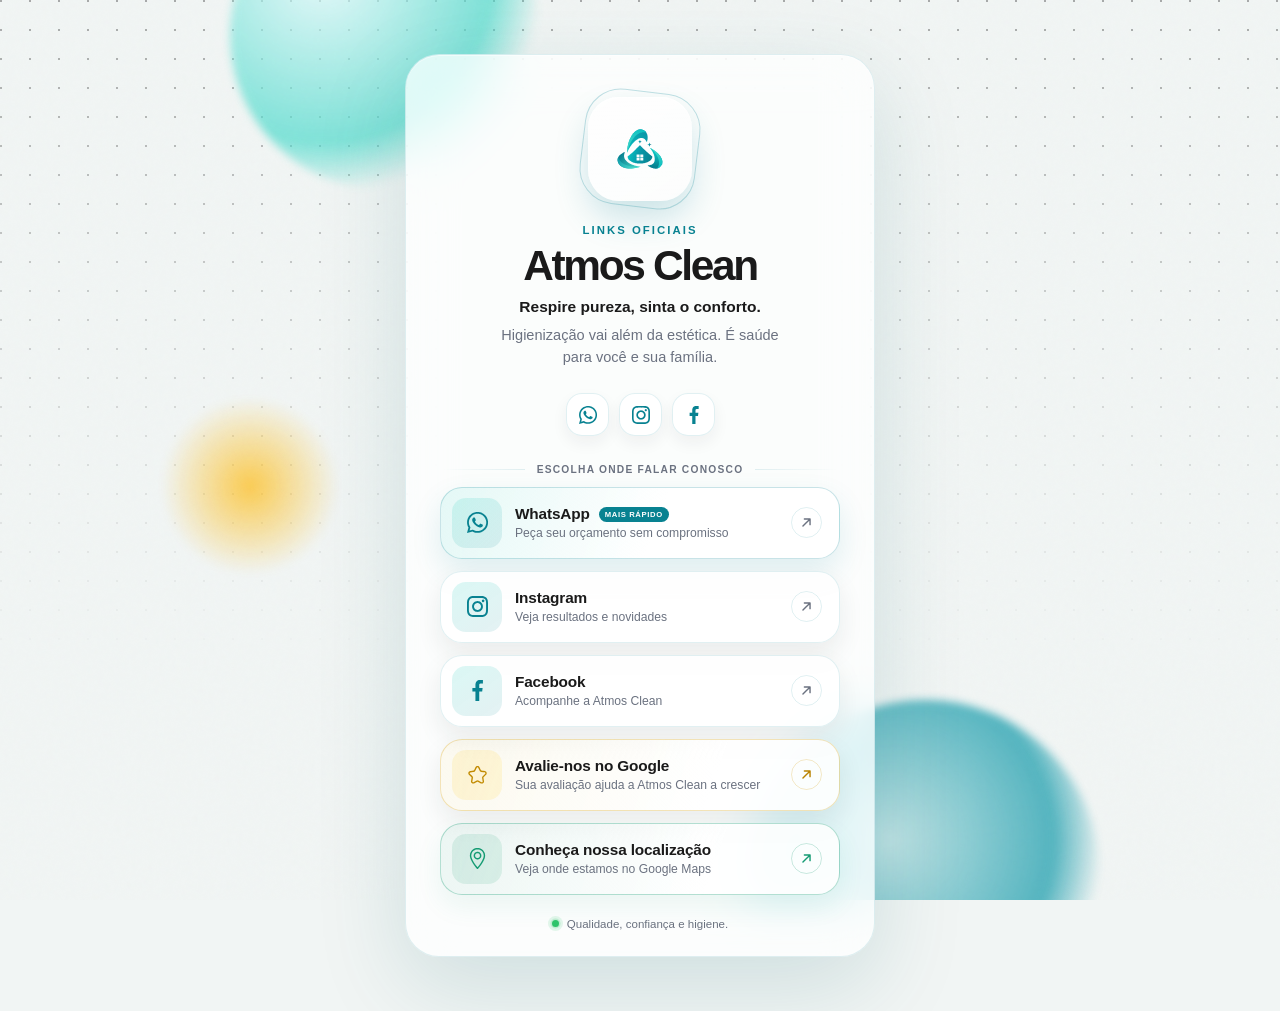
<file: index.html>
<!doctype html>
<html lang="pt-BR">
<head>
  <!-- Google tag (gtag.js) -->
  <script async src="https://www.googletagmanager.com/gtag/js?id=G-EFD76D0ZDN"></script>
  <script>
    window.dataLayer = window.dataLayer || [];
    function gtag(){dataLayer.push(arguments);}
    gtag('js', new Date());

    gtag('config', 'G-EFD76D0ZDN');
  </script>

  <meta charset="utf-8">
  <meta name="viewport" content="width=device-width, initial-scale=1">
  <meta name="theme-color" content="#f1f5f4">
  <meta name="description" content="Encontre todos os canais oficiais da Atmos Clean em um só lugar.">
  <meta property="og:type" content="website">
  <meta property="og:title" content="Atmos Clean | Links oficiais">
  <meta property="og:description" content="Respire pureza, sinta o conforto. Acesse os canais oficiais da Atmos Clean.">
  <meta property="og:image" content="assets/brand/logo.svg">

  <!-- ================================================
       LINKS EDITÁVEIS - ALTERE CADA ENDEREÇO UMA VEZ
       Todos os botões abaixo usam automaticamente estes valores.
  ================================================= -->
  <meta name="social-link-whatsapp" content="https://wa.me/5562993079218?text=Ol%C3%A1%2C%20tudo%20bem%3F%20%0AGostaria%20de%20mais%20informa%C3%A7%C3%B5es%E2%80%A6%20">
  <meta name="social-link-instagram" content="https://www.instagram.com/atmosclean.oficial?igsh=MTZ6dmF2cjFnajdqMw%3D%3D&utm_source=qr">
  <meta name="social-link-facebook" content="https://www.facebook.com/share/1BRJ5jH2sF/?mibextid=wwXIfr">

  <title>Atmos Clean | Links oficiais</title>
  <link rel="icon" href="assets/brand/favicon.svg" type="image/svg+xml">
  <link rel="stylesheet" href="css/style.css">

  <script src="js/main.js" defer></script>

</head>
<body>
  <a class="skip-link" href="#links">Ir para os links</a>

  <div class="background-art" aria-hidden="true">
    <span class="orb orb--one"></span>
    <span class="orb orb--two"></span>
    <span class="orb orb--three"></span>
    <span class="noise"></span>
  </div>

  <main class="page-shell">
    <article class="profile-card reveal">
      <!-- =========================
           DADOS EDITÁVEIS DA MARCA
           Edite textos, links e imagens abaixo
      ========================== -->
      <header class="profile-header">
        <div class="logo-wrap" aria-hidden="true">
          <!-- Para trocar a marca, substitua o arquivo abaixo. -->
          <img class="brand-logo" src="assets/brand/logo.svg" alt="">
        </div>

        <!-- Edite aqui o nome, slogan e apresentação. -->
        <p class="eyebrow">Links oficiais</p>
        <h1>Atmos Clean</h1>
        <p class="tagline">Respire pureza, sinta o conforto.</p>
        <p class="intro">Higienização vai além da estética. É saúde para você e sua família.</p>

        <!-- Edite os hrefs dos atalhos sociais. -->
        <nav class="social-shortcuts" aria-label="Atalhos para redes sociais">
          <a href="#" data-link="whatsapp" target="_blank" rel="noopener noreferrer" aria-label="WhatsApp">
            <img src="assets/icons/whatsapp.svg" alt="">
          </a>
          <a href="#" data-link="instagram" target="_blank" rel="noopener noreferrer" aria-label="Instagram">
            <img src="assets/icons/instagram.svg" alt="">
          </a>
          <a href="#" data-link="facebook" target="_blank" rel="noopener noreferrer" aria-label="Facebook">
            <img src="assets/icons/facebook.svg" alt="">
          </a>
        </nav>
      </header>

      <div class="section-label reveal" aria-hidden="true">
        <span></span>
        <p>Escolha onde falar conosco</p>
        <span></span>
      </div>

      <!-- Copie ou remova blocos .link-card para editar a lista. -->
      <section class="links" id="links" aria-label="Canais de contato">
        <a class="link-card link-card--primary reveal" href="#" data-link="whatsapp" target="_blank" rel="noopener noreferrer" data-channel="WhatsApp">
          <span class="link-icon"><img src="assets/icons/whatsapp.svg" alt=""></span>
          <span class="link-text"><strong>WhatsApp <em>mais rápido</em></strong><small>Peça seu orçamento sem compromisso</small></span>
          <span class="link-arrow" aria-hidden="true"><svg viewBox="0 0 24 24"><path d="M7 17 17 7M9 7h8v8"></path></svg></span>
        </a>

        <a class="link-card reveal" href="#" data-link="instagram" target="_blank" rel="noopener noreferrer" data-channel="Instagram">
          <span class="link-icon"><img src="assets/icons/instagram.svg" alt=""></span>
          <span class="link-text"><strong>Instagram</strong><small>Veja resultados e novidades</small></span>
          <span class="link-arrow" aria-hidden="true"><svg viewBox="0 0 24 24"><path d="M7 17 17 7M9 7h8v8"></path></svg></span>
        </a>

        <a class="link-card reveal" href="#" data-link="facebook" target="_blank" rel="noopener noreferrer" data-channel="Facebook">
          <span class="link-icon"><img src="assets/icons/facebook.svg" alt=""></span>
          <span class="link-text"><strong>Facebook</strong><small>Acompanhe a Atmos Clean</small></span>
          <span class="link-arrow" aria-hidden="true"><svg viewBox="0 0 24 24"><path d="M7 17 17 7M9 7h8v8"></path></svg></span>
        </a>

        <a class="link-card link-card--google-review reveal" href="https://g.page/r/CYcF6MZ9ErbyEAI/review" target="_blank" rel="noopener noreferrer" data-channel="Google Avaliação">
          <span class="link-icon" aria-hidden="true">
            <img src="assets/icons/estrela.svg" alt="">
          </span>
          <span class="link-text"><strong>Avalie-nos no Google</strong><small>Sua avaliação ajuda a Atmos Clean a crescer</small></span>
          <span class="link-arrow" aria-hidden="true"><svg viewBox="0 0 24 24"><path d="M7 17 17 7M9 7h8v8"></path></svg></span>
        </a>

        <a class="link-card link-card--location reveal" href="https://maps.app.goo.gl/gqdzerxZwCRMdjTh8" target="_blank" rel="noopener noreferrer" data-channel="Google Maps">
          <span class="link-icon" aria-hidden="true">
            <img src="assets/icons/localizacao.svg" alt="">
          </span>
          <span class="link-text"><strong>Conheça nossa localização</strong><small>Veja onde estamos no Google Maps</small></span>
          <span class="link-arrow" aria-hidden="true"><svg viewBox="0 0 24 24"><path d="M7 17 17 7M9 7h8v8"></path></svg></span>
        </a>

      </section>

      <!-- Edite aqui o aviso do rodapé. -->
      <footer class="profile-footer">
        <span class="status-dot" aria-hidden="true"></span>
        <p>Qualidade, confiança e higiene.</p>
      </footer>
      <!-- ========== FIM DOS DADOS EDITÁVEIS ========== -->
    </article>
  </main>

  <div class="toast" role="status" aria-live="polite" aria-atomic="true">
    <span class="toast__icon" aria-hidden="true">!</span>
    <span class="toast__message">Link ainda não configurado.</span>
  </div>

  <noscript><p class="noscript">A página funciona sem JavaScript; apenas as animações ficam desativadas.</p></noscript>
</body>
</html>
</file>
<file: css/style.css>
:root {
  color-scheme: light;
  --color-bg: #f1f5f4;
  --color-card: rgba(255, 255, 255, 0.76);
  --color-card-solid: #fff;
  --color-primary: #1a1a1a;
  --color-secondary: #6b7280;
  --color-accent: #088291;
  --color-accent-2: #48d9ca;
  --color-cta: #f77f00;
  --color-border: rgba(8, 130, 145, 0.12);
  --color-button: rgba(255, 255, 255, 0.86);
  --radius-xl: 34px;
  --radius-lg: 22px;
  --shadow-soft: 0 28px 90px rgba(8, 91, 103, 0.15);
  --shadow-button: 0 11px 26px rgba(29, 32, 37, 0.08);
  --ease-out: cubic-bezier(.2, .8, .2, 1);
}

*, *::before, *::after { box-sizing: border-box; }

html { min-width: 320px; scroll-behavior: smooth; }

body {
  min-height: 100vh;
  margin: 0;
  overflow-x: hidden;
  color: var(--color-primary);
  background: var(--color-bg);
  font-family: Inter, ui-sans-serif, -apple-system, BlinkMacSystemFont, "Segoe UI", sans-serif;
  -webkit-font-smoothing: antialiased;
  transition: color .35s ease, background-color .35s ease;
}

a { color: inherit; }
img { display: block; max-width: 100%; }
button, a { -webkit-tap-highlight-color: transparent; }

.skip-link {
  position: fixed;
  top: 10px;
  left: 10px;
  z-index: 20;
  padding: 10px 14px;
  border-radius: 12px;
  background: var(--color-primary);
  color: var(--color-card-solid);
  transform: translateY(-150%);
  transition: transform .2s ease;
}

.skip-link:focus { transform: translateY(0); }

.background-art {
  position: fixed;
  inset: 0;
  overflow: hidden;
  pointer-events: none;
}

.background-art::before {
  content: "";
  position: absolute;
  inset: 0;
  opacity: .34;
  background-image: radial-gradient(circle at 1px 1px, currentColor 1px, transparent 0);
  background-size: 29px 29px;
  mask-image: linear-gradient(to bottom, black, transparent 75%);
}

.orb {
  position: absolute;
  border-radius: 999px;
  filter: blur(4px);
  opacity: .68;
  animation: drift 15s ease-in-out infinite alternate;
}

.orb--one {
  width: 310px;
  height: 310px;
  top: -120px;
  left: calc(50% - 410px);
  background: radial-gradient(circle at 30% 30%, #e0fbfc, #48d9ca 55%, transparent 72%);
}

.orb--two {
  width: 350px;
  height: 350px;
  right: calc(50% - 460px);
  bottom: -150px;
  background: radial-gradient(circle at 40% 40%, #a8dadc, #0895a6 55%, transparent 72%);
  animation-delay: -6s;
}

.orb--three {
  width: 180px;
  height: 180px;
  top: 44%;
  left: calc(50% - 480px);
  background: radial-gradient(circle, #ffb703, transparent 70%);
  animation-delay: -10s;
}

.noise {
  position: absolute;
  inset: 0;
  opacity: .025;
  background-image: url("data:image/svg+xml,%3Csvg viewBox='0 0 180 180' xmlns='http://www.w3.org/2000/svg'%3E%3Cfilter id='n'%3E%3CfeTurbulence type='fractalNoise' baseFrequency='.9' numOctaves='3' stitchTiles='stitch'/%3E%3C/filter%3E%3Crect width='100%25' height='100%25' filter='url(%23n)' opacity='.8'/%3E%3C/svg%3E");
}

.page-shell {
  position: relative;
  z-index: 1;
  display: grid;
  min-height: 100vh;
  place-items: center;
  padding: 54px 18px;
}

.profile-card {
  width: min(100%, 470px);
  padding: 42px 34px 26px;
  overflow: hidden;
  border: 1px solid var(--color-border);
  border-radius: var(--radius-xl);
  background: var(--color-card);
  box-shadow: var(--shadow-soft), inset 0 1px 0 rgba(255,255,255,.48);
  -webkit-backdrop-filter: blur(24px) saturate(140%);
  backdrop-filter: blur(24px) saturate(140%);
}

.profile-header { text-align: center; }

.logo-wrap {
  position: relative;
  display: grid;
  width: 104px;
  height: 104px;
  margin: 0 auto 23px;
  place-items: center;
  border-radius: 31px;
  background: linear-gradient(145deg, rgba(255,255,255,.72), rgba(255,255,255,.22));
  box-shadow: 0 17px 34px rgba(8, 130, 145, .2), inset 0 1px 0 rgba(255,255,255,.7);
  animation: float 5s ease-in-out infinite;
}

.logo-wrap::after {
  content: "";
  position: absolute;
  inset: -6px;
  z-index: -1;
  border: 1px solid rgba(8, 130, 145, .24);
  border-radius: 36px;
  transform: rotate(7deg);
}

.brand-logo { width: 82px; height: 82px; object-fit: contain; }

.eyebrow {
  margin: 0 0 8px;
  color: var(--color-accent);
  font-size: .71rem;
  font-weight: 800;
  letter-spacing: .18em;
  text-transform: uppercase;
}

h1 {
  margin: 0;
  font-size: clamp(2rem, 8vw, 2.65rem);
  letter-spacing: -.055em;
  line-height: 1.05;
}

.tagline {
  margin: 9px 0 0;
  color: var(--color-primary);
  font-size: .97rem;
  font-weight: 650;
}

.intro {
  max-width: 310px;
  margin: 8px auto 0;
  color: var(--color-secondary);
  font-size: .91rem;
  line-height: 1.55;
}

.social-shortcuts {
  display: flex;
  justify-content: center;
  gap: 10px;
  margin: 24px 0 28px;
}

.social-shortcuts a {
  display: grid;
  width: 43px;
  height: 43px;
  place-items: center;
  border: 1px solid var(--color-border);
  border-radius: 14px;
  background: var(--color-button);
  box-shadow: 0 7px 16px rgba(32,38,45,.06);
  transition: transform .25s var(--ease-out), border-color .25s ease, box-shadow .25s ease;
}

.social-shortcuts a:hover { transform: translateY(-4px) rotate(-2deg); border-color: rgba(8,130,145,.42); box-shadow: 0 12px 22px rgba(8,130,145,.14); }
.social-shortcuts img {
  width: 18px;
  height: 18px;
  object-fit: contain;
  transition: transform .3s var(--ease-out);
}
.social-shortcuts a:hover img { transform: scale(1.12) rotate(-4deg); }

.social-shortcuts a.is-placeholder { position: relative; }
.social-shortcuts a.is-placeholder::after {
  content: "";
  position: absolute;
  top: 5px;
  right: 5px;
  width: 6px;
  height: 6px;
  border: 2px solid var(--color-card-solid);
  border-radius: 50%;
  background: var(--color-cta);
}

.section-label {
  display: grid;
  grid-template-columns: 1fr auto 1fr;
  align-items: center;
  gap: 12px;
  margin: 0 3px 12px;
}

.section-label span { height: 1px; background: linear-gradient(90deg, transparent, var(--color-border)); }
.section-label span:last-child { background: linear-gradient(90deg, var(--color-border), transparent); }
.section-label p { margin: 0; color: var(--color-secondary); font-size: .64rem; font-weight: 750; letter-spacing: .12em; text-transform: uppercase; }

.links { display: grid; gap: 12px; }

.link-card {
  --ripple-color: rgba(8, 130, 145, .23);
  position: relative;
  isolation: isolate;
  display: grid;
  grid-template-columns: 50px 1fr 34px;
  min-height: 72px;
  align-items: center;
  gap: 13px;
  padding: 10px 14px 10px 11px;
  overflow: hidden;
  border: 1px solid var(--color-border);
  border-radius: var(--radius-lg);
  background: var(--color-button);
  box-shadow: var(--shadow-button);
  text-decoration: none;
  transition: transform .28s var(--ease-out), border-color .28s ease, box-shadow .28s ease, background-color .35s ease;
}

.link-card::before {
  content: "";
  position: absolute;
  inset: 0;
  z-index: -1;
  background: linear-gradient(105deg, transparent 25%, rgba(255,255,255,.62) 47%, transparent 69%);
  transform: translateX(-120%);
  transition: transform .7s var(--ease-out);
}

.link-card:hover { transform: translateY(-4px) scale(1.012); border-color: rgba(8,130,145,.35); box-shadow: 0 17px 34px rgba(8,91,103,.14); }
.link-card:hover::before { transform: translateX(120%); }

.link-card--primary {
  border-color: rgba(8, 130, 145, .22);
  background: linear-gradient(110deg, rgba(72, 217, 202, .13), var(--color-button) 54%);
  box-shadow: 0 13px 30px rgba(8, 130, 145, .12);
}

.link-icon {
  display: grid;
  width: 50px;
  height: 50px;
  place-items: center;
  border-radius: 16px;
  background: linear-gradient(145deg, rgba(72, 217, 202, .2), rgba(8, 130, 145, .11));
}

.link-icon img {
  width: 21px;
  height: 21px;
  object-fit: contain;
  transition: transform .3s var(--ease-out);
}
.link-card:hover .link-icon img { transform: scale(1.13) rotate(-4deg); }

.link-text { min-width: 0; }
.link-text strong, .link-text small { display: block; }
.link-text strong { font-size: .96rem; letter-spacing: -.01em; }
.link-text small { margin-top: 3px; overflow: hidden; color: var(--color-secondary); font-size: .76rem; text-overflow: ellipsis; white-space: nowrap; }
.link-text em { display: inline-block; margin-left: 5px; padding: 3px 6px; border-radius: 999px; color: #fff; background: var(--color-accent); font-size: .48rem; font-style: normal; font-weight: 800; letter-spacing: .08em; text-transform: uppercase; vertical-align: 2px; }

.link-arrow {
  display: grid;
  width: 31px;
  height: 31px;
  place-items: center;
  border: 1px solid var(--color-border);
  border-radius: 50%;
  color: var(--color-secondary);
  font-size: 1rem;
  transition: color .25s ease, transform .25s var(--ease-out), background-color .25s ease;
}

.link-arrow svg { width: 17px; height: 17px; fill: none; stroke: currentColor; stroke-width: 2; stroke-linecap: round; stroke-linejoin: round; }
.link-card:hover .link-arrow { color: #fff; border-color: var(--color-cta); background: var(--color-cta); transform: translate(2px, -2px); }
.link-card.is-placeholder .link-arrow { border-style: dashed; color: var(--color-cta); }
.link-card.is-placeholder:hover .link-arrow { color: #fff; border-style: solid; }

.profile-footer {
  display: flex;
  justify-content: center;
  align-items: center;
  gap: 8px;
  margin-top: 23px;
  color: var(--color-secondary);
  font-size: .72rem;
}

.profile-footer p { margin: 0; }
.status-dot {
  position: relative;
  width: 7px;
  height: 7px;
  border-radius: 50%;
  background: #2fc36b;
  box-shadow: 0 0 0 4px rgba(47,195,107,.12);
  animation: status-blink 1.8s ease-in-out infinite;
}

.status-dot::after {
  content: "";
  position: absolute;
  inset: -5px;
  border-radius: inherit;
  background: rgba(47,195,107,.2);
  transform: scale(.6);
  animation: status-pulse 1.8s ease-out infinite;
}

.ripple {
  position: absolute;
  z-index: 2;
  border-radius: 50%;
  background: var(--ripple-color);
  pointer-events: none;
  transform: scale(0);
  animation: ripple .62s ease-out forwards;
}

.toast {
  position: fixed;
  z-index: 30;
  right: 20px;
  bottom: 20px;
  display: flex;
  max-width: min(360px, calc(100vw - 28px));
  align-items: center;
  gap: 11px;
  padding: 13px 16px 13px 12px;
  border: 1px solid rgba(247, 127, 0, .22);
  border-radius: 16px;
  color: var(--color-primary);
  background: var(--color-card-solid);
  box-shadow: 0 18px 50px rgba(10, 42, 53, .2);
  opacity: 0;
  pointer-events: none;
  transform: translateY(18px) scale(.96);
  transition: opacity .28s ease, transform .32s var(--ease-out);
}

.toast.is-visible { opacity: 1; transform: translateY(0) scale(1); }
.toast__icon { display: grid; width: 27px; height: 27px; flex: 0 0 auto; place-items: center; border-radius: 9px; color: #fff; background: var(--color-cta); font-size: .78rem; font-weight: 900; }
.toast__message { font-size: .82rem; font-weight: 650; line-height: 1.35; }

.reveal { opacity: 0; transform: translateY(18px); }
.reveal.is-visible { opacity: 1; transform: translateY(0); transition: opacity .7s var(--ease-out) var(--delay, 0ms), transform .7s var(--ease-out) var(--delay, 0ms); }

.noscript { position: fixed; inset: auto 12px 12px; z-index: 10; margin: 0; padding: 10px; border-radius: 12px; text-align: center; background: #fff1c7; color: #473c22; font-size: .8rem; }

:focus-visible { outline: 3px solid color-mix(in srgb, var(--color-accent) 72%, white); outline-offset: 4px; }

@keyframes float { 0%, 100% { transform: translateY(0) rotate(-1deg); } 50% { transform: translateY(-8px) rotate(1deg); } }
@keyframes drift { from { transform: translate3d(-20px, -10px, 0) scale(.96); } to { transform: translate3d(28px, 26px, 0) scale(1.08); } }
@keyframes ripple { to { opacity: 0; transform: scale(1); } }
@keyframes status-blink {
  0%, 100% { opacity: 1; box-shadow: 0 0 0 4px rgba(47,195,107,.12); }
  50% { opacity: .55; box-shadow: 0 0 0 6px rgba(47,195,107,.22); }
}
@keyframes status-pulse {
  0% { opacity: .62; transform: scale(.45); }
  70%, 100% { opacity: 0; transform: scale(1.25); }
}

@media (max-width: 520px) {
  .page-shell { align-items: start; padding: 72px 10px 20px; }
  .profile-card { padding: 34px 18px 23px; border-radius: 29px; }
  .logo-wrap { width: 92px; height: 92px; border-radius: 27px; }
  .brand-logo { width: 78px; height: 78px; }
  .social-shortcuts { margin-bottom: 24px; }
  .link-card { grid-template-columns: 47px 1fr 31px; min-height: 68px; padding-left: 9px; }
  .link-icon { width: 47px; height: 47px; border-radius: 15px; }
  .toast { right: 14px; bottom: 14px; }
}

@media (prefers-reduced-motion: reduce) {
  html { scroll-behavior: auto; }
  *, *::before, *::after { animation-duration: .01ms !important; animation-iteration-count: 1 !important; transition-duration: .01ms !important; }
  .reveal { opacity: 1; transform: none; }
}

/* =========================================================
   CSS que estava no HTML — centralizado aqui
   ========================================================= */
.link-icon > svg { width: 22px; height: 22px; display: block; }

/* Ajuste de tela: manter todos os cards visíveis sem rolagem em celulares */
    @media (max-width: 600px) {
      html, body {
        height: 100%;
        overflow: hidden;
      }

      body {
        min-height: 100svh;
      }

      .page-shell {
        min-height: 100svh;
        padding: 10px 12px;
        display: flex;
        align-items: center;
        justify-content: center;
      }

      .profile-card {
        width: min(100%, 430px);
        max-height: calc(100svh - 20px);
        overflow: hidden;
      }

      .profile-header {
        padding-top: 4px;
      }

      .logo-wrap {
        margin-bottom: 4px;
      }

      .brand-logo {
        width: 96px;
        height: 96px;
        max-height: none;
        object-fit: contain;
      }

      .eyebrow {
        margin: 2px 0 2px;
        font-size: 0.72rem;
      }

      .profile-header h1 {
        margin: 0;
        font-size: clamp(1.5rem, 5.8vw, 2rem);
      }

      .tagline {
        margin: 2px 0 4px;
        font-size: 0.82rem;
      }

      .intro {
        margin: 0 auto 7px;
        font-size: 0.72rem;
        line-height: 1.25;
      }

      .social-shortcuts {
        margin-bottom: 7px;
      }

      .section-label {
        margin: 6px 0 7px;
      }

      .links {
        gap: 6px;
      }

      .link-card {
        min-height: 48px;
        padding: 7px 11px;
      }

      .link-icon {
        width: 34px;
        height: 34px;
        flex: 0 0 34px;
      }

      .link-text strong {
        font-size: 0.82rem;
      }

      .link-text small {
        font-size: 0.66rem;
        line-height: 1.15;
      }

      .profile-footer {
        margin-top: 7px;
        padding-top: 5px;
      }

      .profile-footer p {
        font-size: 0.65rem;
      }
    }

    /* Em telas muito baixas, compacta ainda mais sem criar scroll */
    @media (max-width: 600px) and (max-height: 700px) {
      .page-shell {
        padding: 6px 10px;
      }

      .profile-header h1 {
        font-size: 1.45rem;
      }

      .brand-logo {
        width: 82px;
        height: 82px;
        max-height: none;
      }

      .social-shortcuts {
        transform: scale(.9);
        transform-origin: center;
        margin: 0 0 2px;
      }

      .section-label {
        margin: 3px 0 5px;
      }

      .links {
        gap: 4px;
      }

      .link-card {
        min-height: 43px;
        padding: 5px 9px;
      }

      .link-icon {
        width: 30px;
        height: 30px;
        flex-basis: 30px;
      }

      .profile-footer {
        display: none;
      }
    }

/* Ícones com o mesmo formato em PC e celular */
    .social-shortcuts a {
      border-radius: 16px !important;
    }

    .social-shortcuts a img {
      border-radius: 0 !important;
    }

    .link-icon {
      border-radius: 14px !important;
    }

    .link-arrow {
      border-radius: 50% !important;
    }

    /* Evita que o ajuste de tela altere o formato dos ícones */
    @media (max-width: 600px) {
      .social-shortcuts a {
        border-radius: 16px !important;
      }

      .link-icon {
        border-radius: 14px !important;
      }
    }

.link-card--google-review {
  border-color: rgba(247,183,0,.34) !important;
  background: linear-gradient(110deg,rgba(255,193,7,.12),var(--color-button) 58%) !important;
  box-shadow: 0 13px 30px rgba(191,143,0,.11) !important;
}
.link-card--google-review .link-icon { color:#d59b00; background:linear-gradient(145deg,rgba(255,205,60,.25),rgba(255,193,7,.10)); }
.link-card--google-review .link-arrow { color:#b98500; border-color:rgba(213,155,0,.25); }
.link-card--google-review:hover { border-color:rgba(213,155,0,.55) !important; box-shadow:0 17px 34px rgba(191,143,0,.17) !important; }
.link-card--google-review:hover .link-arrow { background:#d59b00; border-color:#d59b00; }

.link-card--location {
  border-color:rgba(8,130,145,.28) !important;
  background:linear-gradient(110deg,rgba(8,130,145,.11),var(--color-button) 58%) !important;
  box-shadow:0 13px 30px rgba(8,130,145,.11) !important;
}
.link-card--location .link-icon { color:var(--color-accent); background:linear-gradient(145deg,rgba(72,217,202,.25),rgba(8,130,145,.12)); }
.link-card--location:hover { border-color:rgba(8,130,145,.48) !important; box-shadow:0 17px 34px rgba(8,91,103,.17) !important; }
.link-card--location:hover .link-arrow { background:var(--color-accent); border-color:var(--color-accent); }

.link-card--google-review .link-text strong::after,
.link-card--location .link-text strong::after {
  display:inline-block; margin-left:7px; padding:2px 5px; border-radius:999px;
  font-size:.44rem; font-weight:850; letter-spacing:.08em; vertical-align:2px;
}
.link-card--google-review .link-text strong::after { content:"GOOGLE"; color:#9a7100; background:rgba(255,193,7,.14); }
.link-card--location .link-text strong::after { content:"MAPS"; color:var(--color-accent); background:rgba(8,130,145,.10); }

.profile-card.reveal { animation:atmos-card-in .75s cubic-bezier(.2,.8,.2,1) both; }
.profile-header .logo-wrap { animation:float 5s ease-in-out infinite, atmos-logo-in .8s cubic-bezier(.2,.8,.2,1) both; }
.social-shortcuts a { animation:atmos-social-in .55s cubic-bezier(.2,.8,.2,1) both; }
.social-shortcuts a:nth-child(1) { animation-delay:.16s; }
.social-shortcuts a:nth-child(2) { animation-delay:.23s; }
.social-shortcuts a:nth-child(3) { animation-delay:.30s; }

.link-card { animation:atmos-link-in .65s cubic-bezier(.2,.8,.2,1) both; animation-delay:var(--delay,0ms); }
.link-card--google-review { animation-name:atmos-link-in,google-attention; animation-duration:.65s,2.8s; animation-timing-function:cubic-bezier(.2,.8,.2,1),ease-in-out; animation-delay:var(--delay,0ms),1.8s; animation-iteration-count:1,2; }

@keyframes atmos-card-in { from {opacity:0;transform:translateY(16px) scale(.985)} to {opacity:1;transform:translateY(0) scale(1)} }
@keyframes atmos-logo-in { from {opacity:0;transform:translateY(-12px) scale(.88)} to {opacity:1;transform:translateY(0) scale(1)} }
@keyframes atmos-social-in { from {opacity:0;transform:translateY(10px) scale(.88)} to {opacity:1;transform:translateY(0) scale(1)} }
@keyframes atmos-link-in { from {opacity:0;transform:translateY(14px)} to {opacity:1;transform:translateY(0)} }
@keyframes google-attention { 0%,100% {transform:translateY(0)} 50% {transform:translateY(-3px)} }

@media (prefers-reduced-motion:reduce) {
  .profile-card.reveal,.profile-header .logo-wrap,.social-shortcuts a,.link-card,.link-card--google-review { animation:none !important; }
}
@media (max-width:600px) {
  .link-card--google-review .link-text strong::after,.link-card--location .link-text strong::after {
    font-size:.39rem; margin-left:4px; padding:2px 4px;
  }
}

/* Delays das animações — substituem os antigos style="--delay" do HTML */
.links .link-card:nth-child(1) { --delay: 80ms; }
.links .link-card:nth-child(2) { --delay: 140ms; }
.links .link-card:nth-child(3) { --delay: 200ms; }
.links .link-card:nth-child(4) { --delay: 260ms; }
.links .link-card:nth-child(5) { --delay: 320ms; }

/* =========================================================
   AJUSTE FINAL — GOOGLE E LOCALIZAÇÃO
   ========================================================= */

.link-card--google-review {
  --ripple-color: rgba(213, 155, 0, .24);
  border-color: rgba(213, 155, 0, .28) !important;
  background: linear-gradient(110deg, rgba(255, 193, 7, .055), var(--color-button) 68%) !important;
  box-shadow: var(--shadow-button) !important;
}

.link-card--google-review .link-icon {
  color: #c28b00 !important;
  background: rgba(255, 193, 7, .12) !important;
}

.link-card--google-review .link-arrow {
  color: #b98200 !important;
  border-color: rgba(213, 155, 0, .22) !important;
}

.link-card--google-review .link-text strong::after,
.link-card--google-review .link-text strong::before {
  content: none !important;
  display: none !important;
}

.link-card--google-review:hover {
  border-color: rgba(213, 155, 0, .44) !important;
}

.link-card--google-review:hover .link-arrow {
  color: #fff !important;
  background: #c28b00 !important;
  border-color: #c28b00 !important;
}

/* Localização: verde, para não ficar confundida com o azul da marca */
.link-card--location {
  --ripple-color: rgba(24, 155, 115, .24);
  border-color: rgba(24, 155, 115, .32) !important;
  background: linear-gradient(110deg, rgba(24, 155, 115, .07), var(--color-button) 68%) !important;
  box-shadow: 0 11px 27px rgba(24, 155, 115, .08) !important;
}

.link-card--location .link-icon {
  color: #159b73 !important;
  background: rgba(24, 155, 115, .12) !important;
}

.link-card--location .link-arrow {
  color: #159b73 !important;
  border-color: rgba(24, 155, 115, .22) !important;
}

.link-card--location .link-text strong::after,
.link-card--location .link-text strong::before {
  content: none !important;
  display: none !important;
}

.link-card--location:hover {
  border-color: rgba(24, 155, 115, .48) !important;
  box-shadow: 0 17px 34px rgba(24, 155, 115, .14) !important;
}

.link-card--location:hover .link-arrow {
  color: #fff !important;
  background: #159b73 !important;
  border-color: #159b73 !important;
}

/* Mantém a entrada suave, sem o antigo "pulo" do Google */
.link-card--google-review {
  animation-name: atmos-link-in !important;
  animation-duration: .65s !important;
  animation-timing-function: cubic-bezier(.2,.8,.2,1) !important;
  animation-iteration-count: 1 !important;
}
</file>
